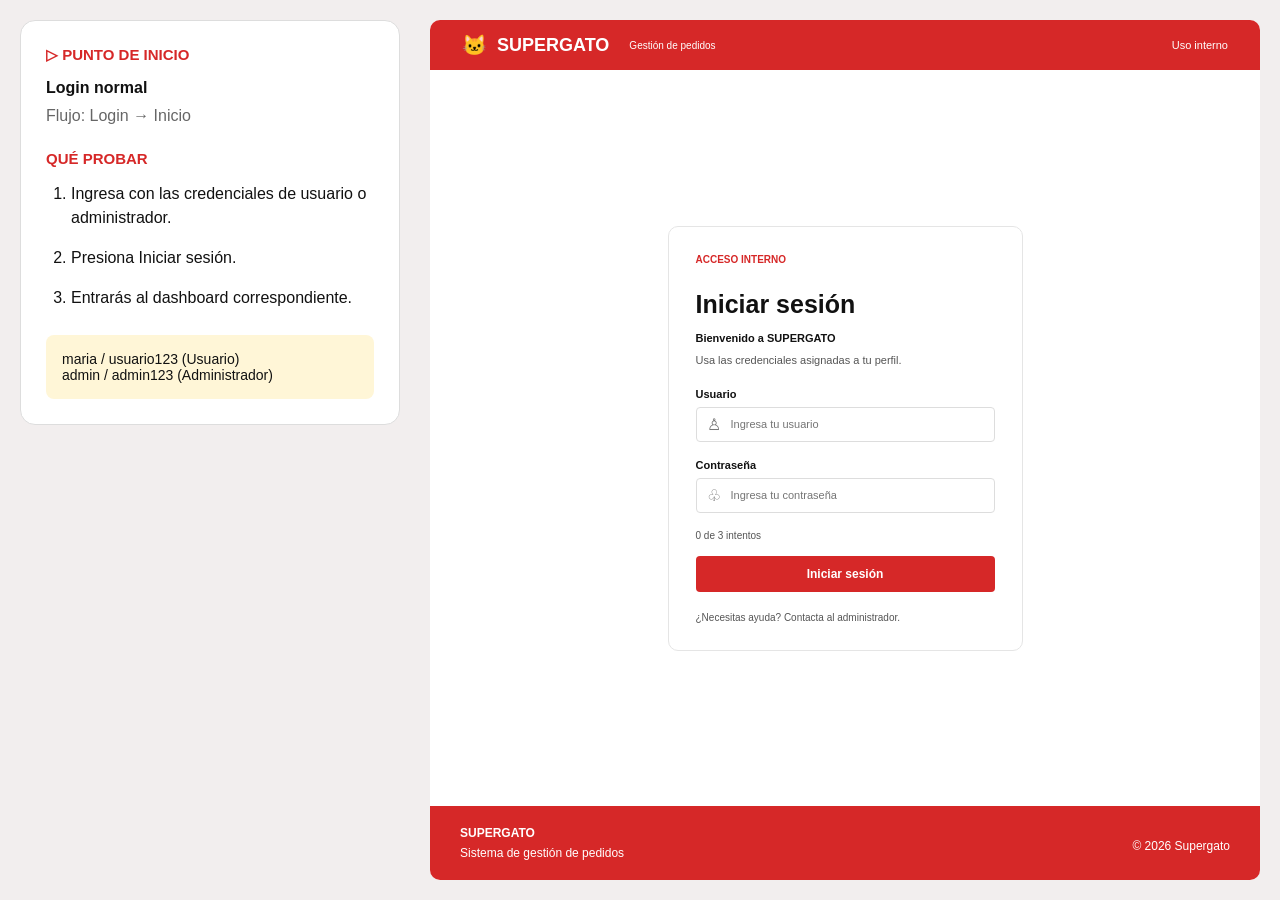
<file: index.html>
<!DOCTYPE html>
<html lang="es">
<head>
    <meta charset="UTF-8">
    <meta name="viewport" content="width=device-width, initial-scale=1.0">
    <title>Supergato - Iniciar sesión</title>
    <link rel="stylesheet" href="css/styles.css">
    <script src="js/auth.js" defer></script>
</head>
<body>

<div class="contenedor" id="contenedor">

    <!-- Panel de instrucciones -->
    <aside class="instrucciones">
        <div class="caja-instrucciones">
            <h3>▷ PUNTO DE INICIO</h3>
            <h4>Login normal</h4>
            <p>Flujo: Login → Inicio</p>

            <h3>QUÉ PROBAR</h3>
            <ol>
                <li>Ingresa con las credenciales de usuario o administrador.</li>
                <li>Presiona Iniciar sesión.</li>
                <li>Entrarás al dashboard correspondiente.</li>
            </ol>

            <div class="credenciales">
                maria / usuario123 (Usuario)<br>
                admin / admin123 (Administrador)
            </div>
        </div>
    </aside>

    <div class="aplicacion">

        <!-- Encabezado -->
        <header class="encabezado">
            <div class="marca">
                <span class="logo">🐱</span>
                <strong>SUPERGATO</strong>
                <small>Gestión de pedidos</small>
            </div>

            <div class="acciones-header">
                <span id="tipoPerfil">Uso interno</span>
                <button id="cerrarSesion" hidden>
                    Cerrar sesión
                </button>
            </div>
        </header>

        <!-- Menú -->
        <nav id="menuNavegacion"
             class="navegacion" hidden>
        </nav>

        <main class="contenido">

            <!-- Pantalla login -->
            <section id="pantallaLogin"
                     class="pantalla-login">

                <div class="login">

                    <div class="etiqueta">
                        ACCESO INTERNO
                    </div>

                    <h1>Iniciar sesión</h1>

                    <h5>Bienvenido a SUPERGATO</h5>

                    <p>
                        Usa las credenciales asignadas
                        a tu perfil.
                    </p>

                    <form id="formLogin">

                        <label for="usuario">
                            Usuario
                        </label>

                        <div class="campo">
                            <span>♙</span>
                            <input
                                type="text"
                                id="usuario"
                                placeholder="Ingresa tu usuario"
                                required
                            >
                        </div>

                        <label for="contrasena">
                            Contraseña
                        </label>

                        <div class="campo">
                            <span>♧</span>
                            <input
                                type="password"
                                id="contrasena"
                                placeholder="Ingresa tu contraseña"
                                required
                            >
                        </div>

                        <p id="contadorIntentos">
                            0 de 3 intentos
                        </p>

                        <p id="mensajeError"
                           class="mensaje-error">
                        </p>

                        <button type="submit"
                                id="btnIngresar">
                            Iniciar sesión
                        </button>

                    </form>

                    <p class="ayuda">
                        ¿Necesitas ayuda?
                        Contacta al administrador.
                    </p>

                </div>
            </section>

            <!-- Dashboard -->
            <section id="pantallaDashboard"
                     class="dashboard" hidden>

                <div class="bienvenida">
                    <h1 id="saludo">Bienvenido</h1>
                    <p id="descripcionPerfil"></p>
                </div>

                <div id="opcionesDashboard"
                     class="tarjetas">
                </div>

                <section id="contenidoVista"
                         class="contenido-vista">
                </section>

            </section>

        </main>

        <!-- Pie de página -->
        <footer class="pie-pagina">
            <div>
                <strong>SUPERGATO</strong>
                <p>Sistema de gestión de pedidos</p>
            </div>

            <div id="menuFooter"
                 class="menu-footer">
            </div>

            <p>© 2026 Supergato</p>
        </footer>

    </div>
</div>

<!-- Ventana de bloqueo -->
<div id="modalBloqueo"
     class="fondo-modal" hidden>

    <div class="modal"
         role="alertdialog"
         aria-modal="true"
         aria-labelledby="tituloBloqueo">

        <h2 id="tituloBloqueo">
            Cuenta bloqueada
        </h2>

        <p>
            Has realizado 3 intentos incorrectos.
            Tu acceso ha sido bloqueado.
            Contacta al administrador.
        </p>

        <button id="btnCerrarModal">
            Entendido
        </button>

    </div>
</div>

</body>
</html>
</file>
<file: css/styles.css>
* {
    margin: 0;
    padding: 0;
    box-sizing: border-box;
}

body {
    font-family: Arial, sans-serif;
    background-color: #f2eeee;
    color: #111;
}

.contenedor {
    display: grid;
    grid-template-columns: 380px 1fr;
    gap: 30px;
    padding: 20px;
    min-height: 100vh;
}
.caja-instrucciones {
    background: white;
    border: 1px solid #ddd;
    border-radius: 15px;
    padding: 25px;
}

.caja-instrucciones h3 {
    color: #d62828;
    font-size: 15px;
    margin-bottom: 15px;
}

.caja-instrucciones h4 {
    margin-bottom: 10px;
}

.caja-instrucciones p {
    color: #666;
    margin-bottom: 25px;
}

.caja-instrucciones ol {
    margin-left: 25px;
}

.caja-instrucciones li {
    margin-bottom: 16px;
    line-height: 1.5;
}

.credenciales {
    background: #fff6d7;
    padding: 16px;
    border-radius: 8px;
    margin-top: 25px;
    font-size: 14px;
}

.aplicacion {
    background: white;
    border-radius: 10px;
    overflow: hidden;
    display: flex;
    flex-direction: column;
    min-height: calc(100vh - 40px);
}
.encabezado {
    background: #d62828;
    color: white;
    padding: 12px 32px;
    display: flex;
    justify-content: space-between;
    align-items: center;
    min-height: 50px;
}

.marca {
    display: flex;
    align-items: center;
    gap: 10px;
}

.logo {
    font-size: 20px;
}

.marca strong {
    font-size: 18px;
}

.marca small {
    font-size: 10px;
    margin-left: 10px;
}

.acciones-header {
    display: flex;
    align-items: center;
    gap: 15px;
    font-size: 11px;
}

#cerrarSesion {
    background: white;
    color: #d62828;
    border: none;
    border-radius: 5px;
    padding: 10px;
    cursor: pointer;
}

/* Navegación */
.navegacion {
    padding: 15px 30px;
    border-bottom: 1px solid #eee;
}

.navegacion button {
    background: transparent;
    border: none;
    padding: 10px 15px;
    cursor: pointer;
    font-weight: bold;
    border-radius: 5px;
}

.navegacion button:hover,
.navegacion button.activo {
    background: #f4c430;
}

/* Login */
.contenido {
    flex: 1;
    display: flex;
    flex-direction: column;
}

.pantalla-login {
    display: flex;
    justify-content: center;
    align-items: center;
    flex: 1;
    min-height: 650px;
    padding: 40px 20px;
}

.login {
    width: 100%;
    max-width: 355px;
    background: white;
    border: 1px solid #e5e5e5;
    border-radius: 10px;
    padding: 27px;
}

.etiqueta {
    color: #d62828;
    font-size: 10px;
    font-weight: bold;
    margin-bottom: 25px;
}

.login h1 {
    font-size: 25px;
    margin-bottom: 13px;
}

.login h5 {
    font-size: 11px;
    margin-bottom: 10px;
}

.login p {
    color: #555;
    font-size: 11px;
    margin-bottom: 22px;
}

.login label {
    display: block;
    font-size: 11px;
    font-weight: bold;
    margin-bottom: 7px;
}

.campo {
    display: flex;
    align-items: center;
    border: 1px solid #ddd;
    border-radius: 4px;
    height: 35px;
    padding: 0 10px;
    margin-bottom: 17px;
}

.campo span {
    color: #777;
    margin-right: 10px;
}

.campo input {
    width: 100%;
    border: none;
    outline: none;
    font-size: 11px;
}

.campo:focus-within {
    border-color: #d62828;
}

#contadorIntentos {
    font-size: 10px;
    margin-bottom: 15px;
}

#mensajeError {
    color: #d62828;
    font-size: 12px;
    margin-bottom: 10px;
}

#mensajeError:empty {
    display: none;
}

#btnIngresar {
    width: 100%;
    background: #d62828;
    color: white;
    border: none;
    border-radius: 4px;
    padding: 11px;
    cursor: pointer;
    font-size: 12px;
    font-weight: bold;
}

#btnIngresar:hover {
    background: #b81e1e;
}

#btnIngresar:disabled {
    opacity: 0.5;
    cursor: not-allowed;
}

.login .ayuda {
    margin-top: 20px;
    margin-bottom: 0;
    font-size: 10px;
}

.dashboard {
    padding: 45px;
    flex: 1;
}

.bienvenida {
    margin-bottom: 30px;
}

.bienvenida h1 {
    font-size: 28px;
    margin-bottom: 12px;
}

.bienvenida p {
    color: #666;
}

.tarjetas {
    display: grid;
    grid-template-columns: repeat(auto-fit, minmax(200px, 1fr));
    gap: 20px;
}

.tarjeta {
    background: white;
    border: 1px solid #ddd;
    border-radius: 10px;
    padding: 25px;
    cursor: pointer;
    text-align: left;
}

.tarjeta:hover {
    border-color: #d62828;
    background: #fff8f8;
}

.tarjeta h3 {
    color: #d62828;
    margin-bottom: 10px;
}

.tarjeta p {
    color: #666;
    font-size: 13px;
}

.contenido-vista {
    margin-top: 30px;
}

.contenido-vista h2 {
    margin-bottom: 12px;
}
.pie-pagina {
    background: #d62828;
    color: white;
    padding: 20px 30px;
    display: flex;
    justify-content: space-between;
    align-items: center;
    flex-wrap: wrap;
    gap: 15px;
    font-size: 12px;
}

.pie-pagina p {
    margin-top: 6px;
}

.menu-footer {
    display: flex;
    gap: 15px;
}

.menu-footer button {
    background: transparent;
    border: none;
    color: white;
    cursor: pointer;
}

.fondo-modal {
    position: fixed;
    inset: 0;
    background: rgba(0, 0, 0, 0.55);
    display: flex;
    align-items: center;
    justify-content: center;
    padding: 20px;
    z-index: 100;
}

.modal {
    background: white;
    border-radius: 12px;
    padding: 30px;
    width: 100%;
    max-width: 400px;
    text-align: center;
}

.modal h2 {
    color: #d62828;
    margin-bottom: 15px;
}

.modal p {
    line-height: 1.5;
    margin-bottom: 20px;
}

.modal button {
    background: #d62828;
    color: white;
    border: none;
    border-radius: 5px;
    padding: 12px 30px;
    cursor: pointer;
}

.contenedor.logueado {
    display: block;
}

.contenedor.logueado .instrucciones {
    display: none;
}

[hidden] {
    display: none !important;
}

@media (max-width: 900px) {
    .contenedor {
        display: block;
        padding: 10px;
    }

    .instrucciones {
        margin-bottom: 15px;
    }

    .dashboard {
        padding: 25px 15px;
    }

    .marca small {
        display: none;
    }

    .pie-pagina {
        flex-direction: column;
        text-align: center;
    }
}
</file>
